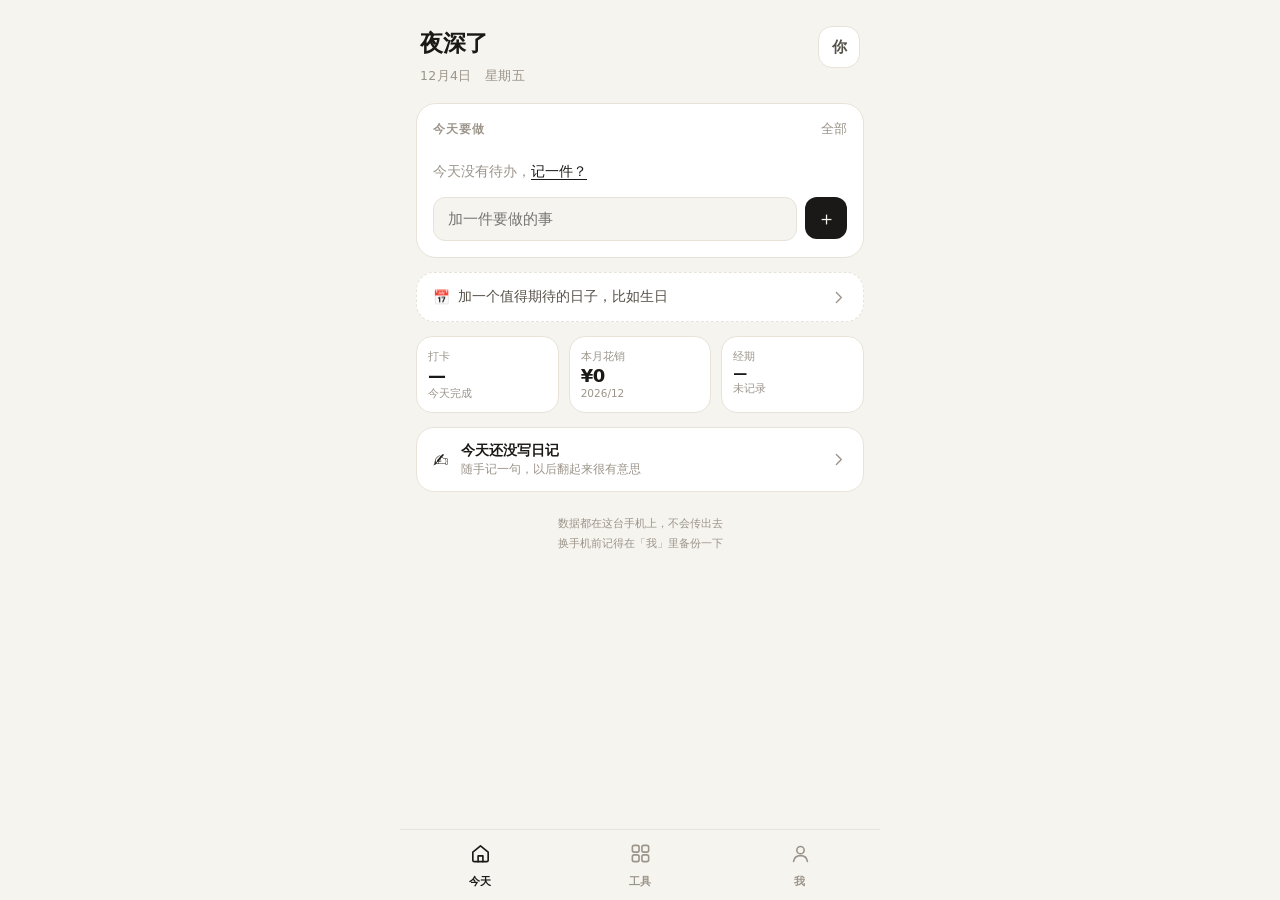
<file: index.html>
<!DOCTYPE html>
<html lang="zh-CN">
<head>
<meta charset="utf-8">
<meta name="viewport" content="width=device-width, initial-scale=1, viewport-fit=cover">
<title>小日子</title>
<meta name="description" content="她的百宝箱：待办、记账、纪念日、日记、打卡、经期、转盘。全部存在手机本地，离线可用。">
<meta name="theme-color" content="#F6F4EF">
<meta name="apple-mobile-web-app-capable" content="yes">
<meta name="mobile-web-app-capable" content="yes">
<meta name="apple-mobile-web-app-status-bar-style" content="default">
<meta name="apple-mobile-web-app-title" content="小日子">
<meta name="format-detection" content="telephone=no">
<link rel="manifest" href="manifest.json">
<link rel="apple-touch-icon" href="icons/apple-touch-icon.png">
<link rel="icon" type="image/png" href="icons/icon-192.png">
<link rel="stylesheet" href="css/style.css">
</head>
<body>

<div class="app">
  <main class="view" id="view"></main>

  <nav class="nav" id="nav">
    <a class="nv" href="#/">
      <span class="nv-ic">
        <svg viewBox="0 0 24 24"><path d="M4 10.5L12 4l8 6.5V19a1.5 1.5 0 0 1-1.5 1.5h-13A1.5 1.5 0 0 1 4 19v-8.5z"/><path d="M9.5 20.5v-6h5v6"/></svg>
      </span>
      <span class="nv-t">今天</span>
    </a>
    <a class="nv" href="#/tools">
      <span class="nv-ic">
        <svg viewBox="0 0 24 24"><rect x="3.5" y="3.5" width="7" height="7" rx="2"/><rect x="13.5" y="3.5" width="7" height="7" rx="2"/><rect x="3.5" y="13.5" width="7" height="7" rx="2"/><rect x="13.5" y="13.5" width="7" height="7" rx="2"/></svg>
      </span>
      <span class="nv-t">工具</span>
    </a>
    <a class="nv" href="#/me">
      <span class="nv-ic">
        <svg viewBox="0 0 24 24"><circle cx="12" cy="8.5" r="3.8"/><path d="M4.8 20.2c.6-3.8 3.6-6 7.2-6s6.6 2.2 7.2 6"/></svg>
      </span>
      <span class="nv-t">我</span>
    </a>
  </nav>
</div>

<script src="js/core.js"></script>
<script src="js/mod-todo.js"></script>
<script src="js/mod-bill.js"></script>
<script src="js/mod-day.js"></script>
<script src="js/mod-diary.js"></script>
<script src="js/mod-habit.js"></script>
<script src="js/mod-cycle.js"></script>
<script src="js/mod-wheel.js"></script>
<script src="js/shell.js"></script>
</body>
</html>
</file>
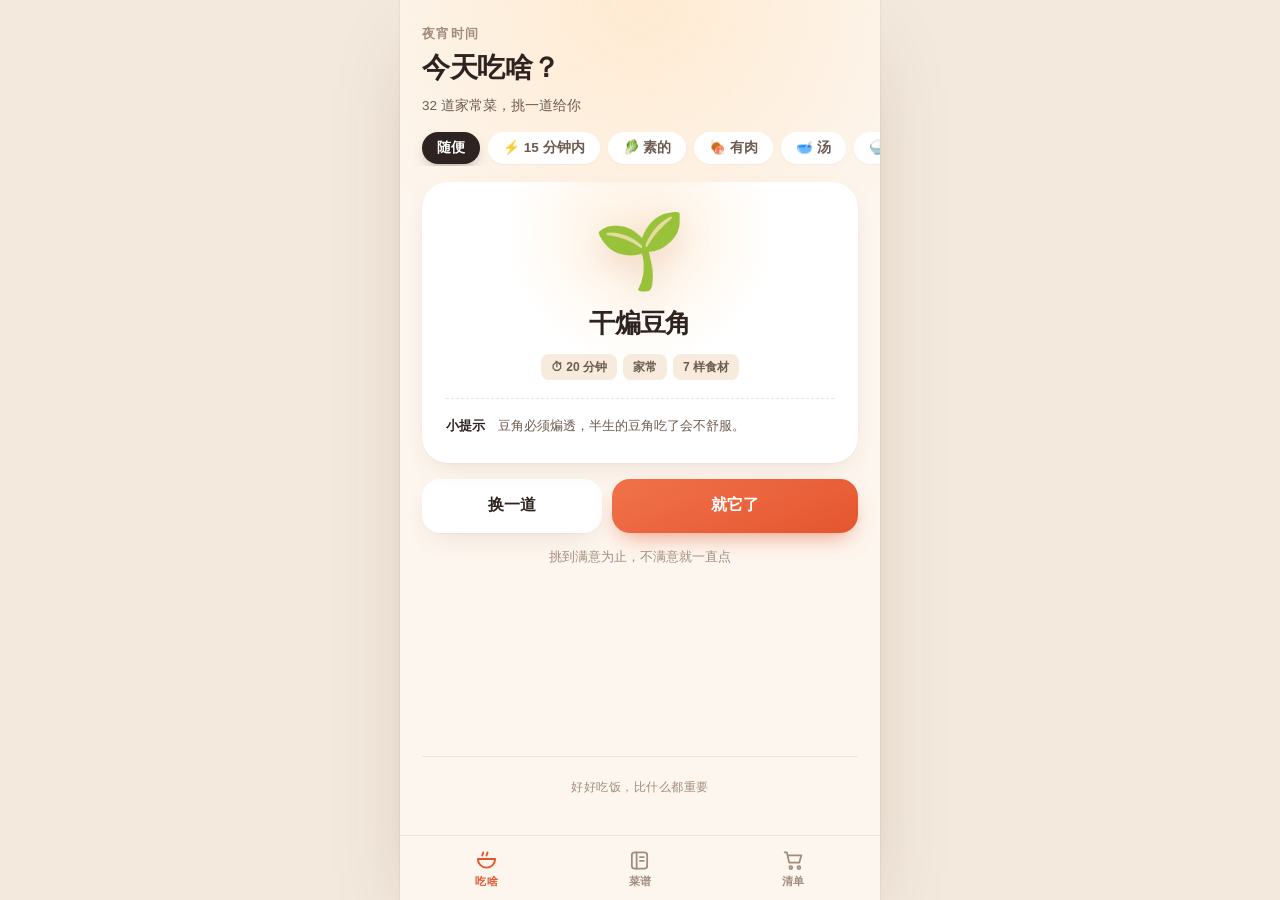
<file: cook/index.html>
<!DOCTYPE html>
<html lang="zh-CN">
<head>
<meta charset="utf-8">
<meta name="viewport" content="width=device-width, initial-scale=1, viewport-fit=cover">
<meta name="theme-color" content="#FDF6EE">
<meta name="description" content="今天吃啥 —— 帮你决定晚饭，顺手生成买菜清单。32 道家常菜，离线可用。">
<meta name="apple-mobile-web-app-capable" content="yes">
<meta name="mobile-web-app-capable" content="yes">
<meta name="apple-mobile-web-app-status-bar-style" content="default">
<meta name="apple-mobile-web-app-title" content="今天吃啥">
<meta name="format-detection" content="telephone=no">
<title>今天吃啥</title>
<link rel="manifest" href="manifest.json">
<link rel="apple-touch-icon" href="icons/apple-touch-icon.png">
<link rel="icon" type="image/png" href="icons/icon-192.png">
<link rel="stylesheet" href="css/style.css">
</head>
<body>

<div class="app">
  <div class="glow" aria-hidden="true"></div>

  <!-- ============ 今天吃啥 ============ -->
  <main class="view active" id="view-home">
    <header class="hd">
      <div class="eyebrow" id="greet">今天</div>
      <h1 class="title">今天吃啥？</h1>
      <p class="subtitle" id="homeSub">别想了，我给你挑</p>
    </header>

    <div class="chips" id="chipsHome"></div>

    <section class="pick" id="pick">
      <span class="pick-emoji" id="pickEmoji">🍚</span>
      <h2 class="pick-name" id="pickName">正在挑…</h2>
      <div class="pick-meta" id="pickMeta"></div>
      <p class="pick-tip" id="pickTip"></p>
    </section>

    <div class="actions">
      <button class="btn btn-ghost" id="btnRoll" type="button">换一道</button>
      <button class="btn btn-primary" id="btnGo" type="button">就它了</button>
    </div>

    <p class="hintline" id="homeHint"></p>
    <p class="footnote">好好吃饭，比什么都重要</p>
  </main>

  <!-- ============ 菜谱 ============ -->
  <main class="view" id="view-recipes">
    <header class="hd hd-row">
      <div>
        <div class="eyebrow">菜谱库</div>
        <h1 class="title">都会做</h1>
      </div>
      <button class="btn-add" id="btnAdd" type="button">＋ 加一道</button>
    </header>

    <div class="searchwrap">
      <div class="search">
        <svg viewBox="0 0 24 24" aria-hidden="true"><circle cx="10.8" cy="10.8" r="6.8"/><path d="M16 16l4.6 4.6"/></svg>
        <input id="q" type="search" placeholder="搜菜名或食材" autocomplete="off" aria-label="搜索菜谱">
      </div>
    </div>

    <div class="chips" id="chipsRecipes"></div>
    <div class="rlist" id="rlist"></div>
  </main>

  <!-- ============ 清单 ============ -->
  <main class="view" id="view-list">
    <div class="lhead">
      <div class="lhead-top">
        <h1 class="title ltitle">买菜清单</h1>
        <div class="lcount"><b id="cntDone">0</b> / <span id="cntAll">0</span></div>
      </div>
      <div class="bar"><i id="barFill"></i></div>
    </div>

    <div class="groups" id="groups"></div>
    <div id="listEmpty"></div>

    <div class="li-actions" id="listActions">
      <button class="btn btn-line" id="btnClearDone" type="button">清掉已买</button>
      <button class="btn btn-ghost" id="btnCopy" type="button">复制清单</button>
    </div>
  </main>

  <!-- ============ 标签栏 ============ -->
  <nav class="tabbar" role="tablist">
    <button class="tab on" data-view="home" type="button" role="tab">
      <svg viewBox="0 0 24 24" aria-hidden="true">
        <path d="M3.5 11.5h17c0 4.7-3.8 8.5-8.5 8.5S3.5 16.2 3.5 11.5Z"/>
        <path d="M7.8 8c0-1.3 1-1.7 1-3"/>
        <path d="M12 8c0-1.3 1-1.7 1-3"/>
      </svg>
      <span>吃啥</span>
    </button>
    <button class="tab" data-view="recipes" type="button" role="tab">
      <svg viewBox="0 0 24 24" aria-hidden="true">
        <rect x="4" y="3.5" width="16" height="17" rx="3"/>
        <path d="M9 3.5v17"/>
        <path d="M12.5 8.5h4"/>
        <path d="M12.5 12.5h4"/>
      </svg>
      <span>菜谱</span>
    </button>
    <button class="tab" data-view="list" type="button" role="tab">
      <svg viewBox="0 0 24 24" aria-hidden="true">
        <path d="M2.8 3.6h2.3l2.4 10.6h10.6l2.1-7.6H6.2"/>
        <circle cx="9.2" cy="19.4" r="1.5"/>
        <circle cx="17.6" cy="19.4" r="1.5"/>
      </svg>
      <span>清单</span>
      <i class="badge" id="badge" hidden>0</i>
    </button>
  </nav>
</div>

<!-- ============ 抽屉 ============ -->
<div class="backdrop" id="backdrop"></div>

<section class="sheet" id="sheet" aria-hidden="true" role="dialog" aria-modal="true">
  <div class="sheet-head">
    <div class="sheet-grip"></div>
    <h2 class="sheet-title" id="sheetTitle"></h2>
    <button class="sheet-close" id="sheetClose" type="button" aria-label="关闭">✕</button>
  </div>
  <div class="sheet-body" id="sheetBody"></div>
  <div class="sheet-foot" id="sheetFoot"></div>
</section>

<div class="toast" id="toast" role="status" aria-live="polite"></div>

<script src="js/data.js"></script>
<script src="js/app.js"></script>
</body>
</html>
</file>
<file: css/style.css>
/* 小日子 · 设计系统
   中性纸感打底，每个工具一个主题色（由 --acc 驱动），
   深色模式只换变量，不重复写样式 */

:root {
  --bg: #F6F4EF;
  --card: #FFFFFF;
  --ink: #1B1917;
  --ink-2: #57524A;
  --ink-3: #9B948A;
  --line: #E8E3D9;
  --line-2: #F1EDE5;

  --brand: #C05B3C;

  --c-todo: #CF5D3C;
  --c-bill: #C08321;
  --c-day: #C0567B;
  --c-diary: #567AA3;
  --c-habit: #4A8163;
  --c-cycle: #95709F;
  --c-wheel: #3D7681;
  --c-cook: #CF5D3C;

  --r: 18px;
}

@media (prefers-color-scheme: dark) {
  :root {
    --bg: #141312;
    --card: #1E1D1B;
    --ink: #F1EEE7;
    --ink-2: #C0B9AE;
    --ink-3: #837C72;
    --line: #302D28;
    --line-2: #262421;

    --brand: #DE7A56;

    --c-todo: #E5825F;
    --c-bill: #DCA647;
    --c-day: #DA7E9E;
    --c-diary: #82A4C9;
    --c-habit: #6FAE86;
    --c-cycle: #B393C2;
    --c-wheel: #63A3AE;
    --c-cook: #E5825F;
  }
}

* { -webkit-tap-highlight-color: transparent; }

html { height: 100%; }

body {
  margin: 0;
  min-height: 100%;
  background: var(--bg);
  color: var(--ink);
  font-family: -apple-system, BlinkMacSystemFont, "PingFang SC", "HarmonyOS Sans SC",
    "Noto Sans SC", "Microsoft YaHei", system-ui, sans-serif;
  font-size: 15px;
  line-height: 1.5;
  -webkit-font-smoothing: antialiased;
  overscroll-behavior-y: none;
}

body.is-locked { overflow: hidden; }

button, input, textarea, select { font-family: inherit; color: inherit; }

/* ---------- 外壳 ---------- */

.app {
  position: relative;
  max-width: 480px;
  margin: 0 auto;
  min-height: 100%;
  background: var(--bg);
  /* 注意：这里必须用 clip，hidden 会让内部 position:sticky 失效 */
  overflow-x: clip;
}

.view { padding-bottom: calc(78px + env(safe-area-inset-bottom)); }

.view-tool {
  display: flex;
  flex-direction: column;
  min-height: 100vh;
  padding-bottom: 0;
}

.nav {
  position: fixed;
  left: 0;
  right: 0;
  bottom: 0;
  z-index: 40;
  display: flex;
  max-width: 480px;
  margin: 0 auto;
  padding: 6px 0 calc(6px + env(safe-area-inset-bottom));
  background: var(--bg);
  border-top: 1px solid var(--line);
}

@supports (backdrop-filter: blur(1px)) {
  .nav {
    background: color-mix(in srgb, var(--bg) 86%, transparent);
    backdrop-filter: blur(16px) saturate(1.4);
  }
}

.nav[hidden] { display: none; }

.nv {
  flex: 1;
  display: flex;
  flex-direction: column;
  align-items: center;
  gap: 3px;
  padding: 6px 0 4px;
  text-decoration: none;
  color: var(--ink-3);
  transition: color .15s;
}

.nv.is-on { color: var(--ink); }
.nv:active { opacity: .6; }

.nv-ic svg {
  width: 23px; height: 23px;
  fill: none; stroke: currentColor;
  stroke-width: 1.7; stroke-linecap: round; stroke-linejoin: round;
}

.nv-t { font-size: 10.5px; font-weight: 600; letter-spacing: .02em; }

/* ---------- 页头 ---------- */

.hello {
  display: flex;
  align-items: flex-start;
  justify-content: space-between;
  gap: 12px;
  padding: calc(env(safe-area-inset-top) + 26px) 20px 18px;
}

.hello-l { min-width: 0; }

.hello-hi {
  margin: 0;
  font-size: 23px;
  font-weight: 700;
  letter-spacing: -.02em;
}

.hello-date {
  margin: 6px 0 0;
  font-size: 12.5px;
  color: var(--ink-3);
  letter-spacing: .03em;
}

.avatar {
  flex: none;
  width: 40px; height: 40px;
  border-radius: 14px;
  background: var(--card);
  border: 1px solid var(--line);
  display: grid;
  place-items: center;
  font-size: 15px;
  font-weight: 700;
  color: var(--ink-2);
}

/* ---------- 卡片 ---------- */

.card {
  margin: 0 16px 14px;
  padding: 16px;
  background: var(--card);
  border: 1px solid var(--line);
  border-radius: 20px;
}

.card-hd {
  display: flex;
  align-items: center;
  justify-content: space-between;
  margin-bottom: 10px;
}

.card-t {
  font-size: 11.5px;
  font-weight: 700;
  letter-spacing: .1em;
  color: var(--ink-3);
}

.card-more {
  font-size: 12.5px;
  color: var(--ink-3);
  text-decoration: none;
}

.card-plain { color: var(--ink-3); }

/* ---------- 列表 ---------- */

.rows { list-style: none; margin: 0; padding: 0; }

.row {
  display: flex;
  align-items: center;
  gap: 11px;
  padding: 12px 0;
  min-height: 24px;
}

.rows-flat .row { border-bottom: 1px solid var(--line-2); }
.rows-flat .row:last-child { border-bottom: 0; padding-bottom: 2px; }

.rows-card {
  background: var(--card);
  border: 1px solid var(--line);
  border-radius: 18px;
  padding: 2px 14px;
  margin: 0 0 4px;
}

.rows-card .row { padding: 13px 0; border-bottom: 1px solid var(--line-2); }
.rows-card .row:last-child { border-bottom: 0; }

.row-ck {
  flex: none;
  width: 23px; height: 23px;
  padding: 0;
  border-radius: 50%;
  border: 1.6px solid var(--line);
  background: transparent;
  display: grid;
  place-items: center;
  cursor: pointer;
  transition: all .16s;
}

.row-ck svg {
  width: 13px; height: 13px;
  fill: none; stroke: #fff;
  stroke-width: 2.6; stroke-linecap: round; stroke-linejoin: round;
  opacity: 0;
  transition: opacity .16s;
}

.row.is-done .row-ck {
  background: var(--c-habit);
  border-color: var(--c-habit);
}

.row.is-done .row-ck svg { opacity: 1; }

.row-t {
  flex: 1;
  min-width: 0;
  font-size: 15px;
  line-height: 1.45;
  word-break: break-word;
}

.row.is-done .row-t {
  color: var(--ink-3);
  text-decoration: line-through;
  text-decoration-color: var(--ink-3);
}

.row-note {
  display: block;
  margin-top: 2px;
  font-style: normal;
  font-size: 11.5px;
  color: var(--ink-3);
  text-decoration: none;
}

.row.is-done .row-note { text-decoration: none; }

.row-x {
  flex: none;
  width: 26px; height: 26px;
  padding: 0;
  border: 0;
  background: transparent;
  display: grid;
  place-items: center;
  cursor: pointer;
  opacity: .35;
}

.row-x:active { opacity: 1; }

.row-x svg {
  width: 12px; height: 12px;
  fill: none; stroke: var(--ink-2);
  stroke-width: 2.2; stroke-linecap: round;
}

.row-emo { flex: none; width: 22px; text-align: center; font-size: 16px; }

.row-amt {
  flex: none;
  font-size: 14.5px;
  font-weight: 600;
  font-variant-numeric: tabular-nums;
}

.row-amt.is-in { color: var(--c-habit); }

.row-days {
  flex: none;
  font-size: 12px;
  color: var(--ink-3);
  white-space: nowrap;
}

.row-days b {
  font-size: 15px;
  color: var(--ink);
  font-variant-numeric: tabular-nums;
}

.hm-none { padding: 12px 0 4px; font-size: 13.5px; color: var(--ink-3); }

.linky {
  padding: 0;
  border: 0;
  background: none;
  font-size: 13.5px;
  color: var(--ink);
  text-decoration: underline;
  text-underline-offset: 3px;
  cursor: pointer;
}

/* ---------- 快速添加 ---------- */

.quick { display: flex; gap: 8px; margin-top: 12px; }

.quick input {
  flex: 1;
  min-width: 0;
  height: 42px;
  padding: 0 14px;
  border-radius: 12px;
  border: 1px solid var(--line);
  background: var(--bg);
  font-size: 14.5px;
  outline: none;
}

.quick input:focus { border-color: var(--ink-3); }

.quick button {
  flex: none;
  width: 42px; height: 42px;
  border: 0;
  border-radius: 12px;
  background: var(--ink);
  color: var(--bg);
  font-size: 19px;
  line-height: 1;
  cursor: pointer;
}

/* 工具页顶部的添加栏 */
.addbar { display: flex; gap: 8px; margin: 2px 0 4px; }

.addbar input {
  flex: 1;
  min-width: 0;
  height: 46px;
  padding: 0 14px;
  border-radius: 13px;
  border: 1px solid var(--line);
  background: var(--card);
  font-size: 15px;
  outline: none;
}

.addbar input::placeholder { color: var(--ink-3); }
.addbar input:focus { border-color: var(--ink-3); }

.addbar button {
  flex: none;
  width: 46px; height: 46px;
  padding: 0;
  border: 0;
  border-radius: 13px;
  background: var(--ink);
  color: var(--bg);
  font-size: 20px;
  line-height: 1;
  cursor: pointer;
}

/* ---------- 日子卡 ---------- */

.love { padding: 18px 16px; }

.love-row { display: flex; align-items: center; }

.love-cell {
  flex: 1;
  min-width: 0;
  padding: 0;
  border: 0;
  background: none;
  text-align: left;
  cursor: pointer;
}

.love-l {
  display: block;
  font-size: 12px;
  color: var(--ink-3);
  overflow: hidden;
  text-overflow: ellipsis;
  white-space: nowrap;
}

.love-n {
  display: block;
  margin: 2px 0 0;
  font-size: 34px;
  font-weight: 700;
  line-height: 1.1;
  letter-spacing: -.03em;
  color: var(--c-day);
  font-variant-numeric: tabular-nums;
}

.love-u { display: block; font-size: 11.5px; color: var(--ink-3); }

.love-div {
  flex: none;
  width: 1px;
  height: 46px;
  margin: 0 16px;
  background: var(--line);
}

.invite {
  display: flex;
  align-items: center;
  gap: 8px;
  width: calc(100% - 32px);
  margin: 0 16px 14px;
  padding: 15px 16px;
  border: 1px dashed var(--line);
  border-radius: 18px;
  background: var(--card);
  font-size: 13.5px;
  color: var(--ink-2);
  text-align: left;
  cursor: pointer;
}

.invite svg {
  flex: none;
  margin-left: auto;
  width: 17px; height: 17px;
  fill: none; stroke: var(--ink-3);
  stroke-width: 1.9; stroke-linecap: round; stroke-linejoin: round;
}

/* ---------- 三小格 ---------- */

.trio {
  display: grid;
  grid-template-columns: repeat(3, 1fr);
  gap: 10px;
  margin: 0 16px 14px;
}

.tile-sm {
  display: flex;
  flex-direction: column;
  gap: 1px;
  padding: 12px 11px 11px;
  border: 1px solid var(--line);
  border-radius: 16px;
  background: var(--card);
  text-align: left;
  cursor: pointer;
}

.ts-l { font-size: 11px; color: var(--ink-3); }
.ts-n {
  font-size: 18px;
  font-weight: 700;
  letter-spacing: -.02em;
  font-variant-numeric: tabular-nums;
}
.ts-sm { font-size: 14px; }
.ts-s { font-size: 10.5px; color: var(--ink-3); }

/* ---------- 日记条 ---------- */

.dbar {
  display: flex;
  align-items: center;
  gap: 12px;
  width: calc(100% - 32px);
  margin: 0 16px;
  padding: 14px 16px;
  border: 1px solid var(--line);
  border-radius: 18px;
  background: var(--card);
  text-align: left;
  cursor: pointer;
}

.dbar-ic { flex: none; font-size: 19px; }

.dbar-t {
  flex: 1;
  min-width: 0;
  display: flex;
  flex-direction: column;
  gap: 2px;
  font-size: 14px;
  font-weight: 600;
}

.dbar-t em {
  font-style: normal;
  font-size: 11.5px;
  font-weight: 400;
  color: var(--ink-3);
  overflow: hidden;
  text-overflow: ellipsis;
  white-space: nowrap;
}

.dbar svg {
  flex: none;
  width: 17px; height: 17px;
  fill: none; stroke: var(--ink-3);
  stroke-width: 1.9; stroke-linecap: round; stroke-linejoin: round;
}

/* ---------- 页脚 ---------- */

.foot {
  margin: 22px 16px 6px;
  font-size: 11px;
  line-height: 1.8;
  color: var(--ink-3);
  text-align: center;
}

/* ---------- 工具宫格 ---------- */

.grid {
  display: grid;
  grid-template-columns: 1fr 1fr;
  gap: 12px;
  margin: 0 16px;
}

.tt {
  display: flex;
  flex-direction: column;
  padding: 16px 14px 15px;
  border: 1px solid var(--line);
  border-radius: 20px;
  background: var(--card);
  text-align: left;
  text-decoration: none;
  color: inherit;
  cursor: pointer;
  transition: transform .14s;
}

.tt:active { transform: scale(.975); }

.tt-ic {
  width: 38px; height: 38px;
  margin-bottom: 12px;
  border-radius: 12px;
  display: grid;
  place-items: center;
  color: var(--tc);
  background: color-mix(in srgb, var(--tc) 11%, transparent);
}

.tt-ic svg {
  width: 21px; height: 21px;
  fill: none; stroke: currentColor;
  stroke-width: 1.7; stroke-linecap: round; stroke-linejoin: round;
}

.tt-n { font-size: 15px; font-weight: 700; }

.tt-s {
  margin-top: 3px;
  font-size: 11.5px;
  color: var(--ink-3);
  overflow: hidden;
  text-overflow: ellipsis;
  white-space: nowrap;
}

/* ---------- 工具页头 ---------- */

.thd {
  position: sticky;
  top: 0;
  z-index: 20;
  display: flex;
  align-items: center;
  gap: 12px;
  padding: calc(env(safe-area-inset-top) + 12px) 16px 10px;
  background: var(--bg);
}

.thd-b {
  flex: none;
  width: 38px; height: 38px;
  padding: 0;
  border: 1px solid var(--line);
  border-radius: 12px;
  background: var(--card);
  display: grid;
  place-items: center;
  cursor: pointer;
}

.thd-b svg {
  width: 19px; height: 19px;
  fill: none; stroke: var(--ink);
  stroke-width: 2; stroke-linecap: round; stroke-linejoin: round;
}

.thd-tit { display: flex; flex-direction: column; min-width: 0; }
.thd-t { font-size: 16.5px; font-weight: 700; letter-spacing: -.01em; }
.thd-s { font-size: 11px; color: var(--ink-3); margin-top: 1px; }

.toolbody { flex: 1; display: flex; flex-direction: column; padding-top: 4px; }

.pad {
  flex: 1;
  display: flex;
  flex-direction: column;
  padding: 0 16px;
}

/* 工具页内容区：撑满剩余高度，空状态才能真的居中 */
.fill { flex: 1; display: flex; flex-direction: column; }

/* 主按钮跟着工具的主题色走 */
.view-tool .btn-primary { background: var(--acc, var(--brand)); }

.dock {
  position: sticky;
  bottom: 0;
  display: flex;
  gap: 10px;
  margin-top: auto;
  padding: 16px 0 calc(14px + env(safe-area-inset-bottom));
  background: linear-gradient(to top, var(--bg) 58%, rgba(0, 0, 0, 0));
}

.dock .btn { width: 100%; }

/* ---------- 按钮 ---------- */

.btn {
  flex: 1;
  display: flex;
  align-items: center;
  justify-content: center;
  height: 48px;
  padding: 0 16px;
  border: 0;
  border-radius: 14px;
  font-size: 15px;
  font-weight: 600;
  cursor: pointer;
  transition: transform .12s;
}

.btn:active { transform: scale(.985); }

.btn-primary { background: var(--brand); color: #fff; }

.btn-line {
  background: var(--bg);
  color: var(--ink-2);
  border: 1px solid var(--line);
}

.btn-big {
  flex: none;
  width: 100%;
  height: 52px;
  font-size: 16px;
  margin-bottom: 6px;
}

/* ---------- 分类条 / 汇总 ---------- */

.mbar {
  display: flex;
  align-items: center;
  justify-content: center;
  gap: 12px;
  padding: 2px 0 14px;
}

.mbar-b {
  width: 32px; height: 32px;
  padding: 0;
  border: 1px solid var(--line);
  border-radius: 50%;
  background: var(--card);
  display: grid;
  place-items: center;
  cursor: pointer;
}

.mbar-b svg {
  width: 15px; height: 15px;
  fill: none; stroke: var(--ink-2);
  stroke-width: 2; stroke-linecap: round; stroke-linejoin: round;
}

.mbar-t {
  min-width: 108px;
  text-align: center;
  font-size: 13.5px;
  font-weight: 700;
  letter-spacing: .02em;
}

.sum { padding: 2px 0 18px; text-align: center; }
.sum-l { font-size: 11.5px; letter-spacing: .1em; color: var(--ink-3); }

.sum-n {
  margin-top: 4px;
  font-size: 40px;
  font-weight: 700;
  line-height: 1.1;
  letter-spacing: -.03em;
  font-variant-numeric: tabular-nums;
  color: var(--c-bill);
}

.sum-sym { margin-right: 2px; font-size: 19px; font-weight: 600; }
.sum-sub { margin-top: 8px; font-size: 12px; color: var(--ink-3); }

.bars { padding: 14px 16px 8px; }

.bar { margin-bottom: 12px; }
.bar:last-child { margin-bottom: 4px; }

.bar-top {
  display: flex;
  justify-content: space-between;
  margin-bottom: 6px;
  font-size: 12.5px;
  color: var(--ink-2);
}

.bar-v { color: var(--ink-3); font-variant-numeric: tabular-nums; }

.bar-track { height: 6px; border-radius: 3px; background: var(--line-2); overflow: hidden; }
.bar-track i { display: block; height: 100%; border-radius: 3px; background: var(--c-bill); }

/* ---------- 大日子 ---------- */

.hero-day {
  margin-bottom: 14px;
  padding: 22px 20px;
  border: 1px solid var(--line);
  border-radius: 20px;
  background: var(--card);
  text-align: center;
}

.hero-day-t { font-size: 12.5px; color: var(--ink-3); }

.hero-day-n {
  margin: 4px 0 0;
  font-size: 52px;
  font-weight: 700;
  line-height: 1.05;
  letter-spacing: -.035em;
  color: var(--c-day);
  font-variant-numeric: tabular-nums;
}

.hero-day-u { font-size: 12px; color: var(--ink-3); }

/* ---------- 打卡 ---------- */

.hcard {
  margin-bottom: 12px;
  padding: 14px 14px 12px;
  border: 1px solid var(--line);
  border-radius: 18px;
  background: var(--card);
}

.hcard-top { display: flex; align-items: center; justify-content: space-between; gap: 12px; }
.hcard-n { font-size: 15px; font-weight: 700; }
.hcard-s { margin-top: 3px; font-size: 11.5px; color: var(--ink-3); }

.hbtn {
  flex: none;
  height: 34px;
  padding: 0 15px;
  border: 1px solid var(--c-habit);
  border-radius: 11px;
  background: transparent;
  color: var(--c-habit);
  font-size: 13px;
  font-weight: 600;
  cursor: pointer;
}

.hbtn.is-done { background: var(--c-habit); color: #fff; }

.hgrid {
  display: grid;
  grid-template-columns: repeat(14, 1fr);
  gap: 4px;
  margin-top: 12px;
}

.hc {
  aspect-ratio: 1;
  border-radius: 3px;
  background: var(--line-2);
}

.hc.is-on { background: var(--c-habit); }
.hc.is-today { box-shadow: 0 0 0 1.5px var(--ink-3); }

/* ---------- 经期 ---------- */

.cycard {
  padding: 22px 20px;
  border: 1px solid var(--line);
  border-radius: 20px;
  background: var(--card);
  text-align: center;
}

.cy-l { font-size: 12px; color: var(--ink-3); }

.cy-n {
  margin: 2px 0;
  font-size: 46px;
  font-weight: 700;
  line-height: 1.1;
  letter-spacing: -.03em;
  color: var(--c-cycle);
  font-variant-numeric: tabular-nums;
}

.cy-n small { font-size: 15px; font-weight: 600; color: var(--ink-3); }
.cy-sub { font-size: 12.5px; color: var(--ink-3); }

.cy-bar {
  height: 6px;
  margin: 16px 0 10px;
  border-radius: 3px;
  background: var(--line-2);
  overflow: hidden;
}

.cy-bar i { display: block; height: 100%; border-radius: 3px; background: var(--c-cycle); }

.cy-foot { font-size: 12px; color: var(--ink-3); }
.cy-foot b { color: var(--ink); font-variant-numeric: tabular-nums; }

.twocol { display: grid; grid-template-columns: 1fr 1fr; gap: 12px; margin-top: 12px; }

.mini {
  padding: 14px;
  border: 1px solid var(--line);
  border-radius: 16px;
  background: var(--card);
  text-align: center;
}

.mini-n { font-size: 21px; font-weight: 700; font-variant-numeric: tabular-nums; }
.mini-n small { font-size: 11.5px; font-weight: 600; color: var(--ink-3); }
.mini-l { margin-top: 3px; font-size: 11px; color: var(--ink-3); }

/* ---------- 日记 ---------- */

.edcard {
  padding: 16px;
  border: 1px solid var(--line);
  border-radius: 20px;
  background: var(--card);
}

.ed-top { display: flex; align-items: center; justify-content: space-between; margin-bottom: 12px; }

.ed-date {
  padding: 0;
  border: 0;
  background: transparent;
  font-size: 13px;
  color: var(--ink-2);
  width: auto;
}

.ed-rel { font-size: 11.5px; color: var(--ink-3); }

.moods { display: flex; gap: 8px; margin-bottom: 12px; }

.mood {
  flex: 1;
  height: 44px;
  padding: 0;
  border: 1px solid var(--line);
  border-radius: 14px;
  background: var(--bg);
  font-size: 20px;
  cursor: pointer;
  transition: transform .12s, border-color .12s, background .12s;
}

.mood.is-on {
  border-color: var(--c-diary);
  background: color-mix(in srgb, var(--c-diary) 12%, transparent);
  transform: scale(1.03);
}

.ed-text {
  width: 100%;
  box-sizing: border-box;
  padding: 12px 14px;
  border: 1px solid var(--line);
  border-radius: 14px;
  background: var(--bg);
  font-size: 14.5px;
  line-height: 1.7;
  color: var(--ink);
  resize: vertical;
  outline: none;
}

.ed-text:focus { border-color: var(--c-diary); }

.ed-photo { margin-top: 12px; }

.ph { position: relative; border-radius: 14px; overflow: hidden; }
.ph img { display: block; width: 100%; max-height: 300px; object-fit: cover; }

.ph-x {
  position: absolute;
  top: 8px; right: 8px;
  width: 28px; height: 28px;
  border: 0;
  border-radius: 50%;
  background: rgba(0, 0, 0, .5);
  color: #fff;
  font-size: 12px;
  cursor: pointer;
}

.ph-add {
  display: flex;
  align-items: center;
  justify-content: center;
  gap: 8px;
  width: 100%;
  height: 62px;
  border: 1px dashed var(--line);
  border-radius: 14px;
  background: var(--bg);
  color: var(--ink-3);
  font-size: 13.5px;
  cursor: pointer;
}

.ed-foot { display: flex; margin-top: 14px; }

.dgrid { display: grid; grid-template-columns: 1fr 1fr; gap: 10px; }

.dcell {
  display: flex;
  flex-direction: column;
  padding: 0;
  overflow: hidden;
  border: 1px solid var(--line);
  border-radius: 15px;
  background: var(--card);
  text-align: left;
  cursor: pointer;
}

.dcell-ph {
  height: 84px;
  background-color: var(--line-2);
  background-size: cover;
  background-position: center;
  display: grid;
  place-items: center;
  font-size: 23px;
}

.dcell-no { background: var(--line-2); }

.dcell-b { display: flex; flex-direction: column; gap: 3px; padding: 9px 10px 10px; }
.dcell-d { font-size: 11px; color: var(--ink-3); }

.dcell-t {
  font-size: 12.5px;
  line-height: 1.4;
  display: -webkit-box;
  -webkit-line-clamp: 2;
  -webkit-box-orient: vertical;
  overflow: hidden;
}

.dview-img { width: 100%; border-radius: 14px; margin-bottom: 12px; }
.dview-mood { margin-bottom: 8px; font-size: 14px; }
.dview-t { margin: 0; font-size: 14.5px; line-height: 1.8; color: var(--ink-2); white-space: pre-wrap; }

/* ---------- 转盘 ---------- */

.wheel-box { position: relative; max-width: 300px; margin: 6px auto 0; }

.wheel-svg { display: block; width: 100%; height: auto; }

.wheel-pin {
  position: absolute;
  top: -4px;
  left: 50%;
  transform: translateX(-50%);
  width: 24px; height: 24px;
  color: var(--c-wheel);
  filter: drop-shadow(0 1px 2px rgba(0, 0, 0, .18));
}

.wheel-pin svg { width: 100%; height: 100%; fill: currentColor; }

.wheel-result {
  min-height: 30px;
  margin: 16px 0;
  text-align: center;
  font-size: 19px;
  font-weight: 700;
  color: var(--ink-3);
  transition: transform .2s, color .2s, font-size .2s;
}

.wheel-result.is-on { color: var(--ink); font-size: 26px; transform: scale(1.04); }

/* ---------- 空状态 ---------- */

.blank {
  flex: 1;
  display: flex;
  flex-direction: column;
  align-items: center;
  justify-content: center;
  padding: 40px 20px 60px;
  text-align: center;
}
.blank-ic { margin-bottom: 14px; font-size: 34px; }
.blank-t { margin: 0 0 8px; font-size: 15.5px; font-weight: 700; }
.blank-d { margin: 0; font-size: 13px; line-height: 1.75; color: var(--ink-3); }

/* ---------- 小标题 / 提示 ---------- */

.sect {
  display: flex;
  align-items: baseline;
  justify-content: space-between;
  margin: 20px 2px 8px;
}

.sect-t {
  font-size: 11.5px;
  font-weight: 700;
  letter-spacing: .08em;
  color: var(--ink-3);
}

.sect-v { font-size: 11.5px; color: var(--ink-3); }

.sect-act {
  padding: 0;
  border: 0;
  background: none;
  font-size: 12px;
  color: var(--ink-3);
  text-decoration: underline;
  text-underline-offset: 3px;
  cursor: pointer;
}

.hint { margin: 10px 2px 0; font-size: 12px; line-height: 1.7; color: var(--ink-3); }
.hint-foot { margin: 24px 2px 8px; text-align: center; }

.allclear {
  margin-top: 10px;
  padding: 16px;
  border: 1px dashed var(--line);
  border-radius: 16px;
  font-size: 13.5px;
  color: var(--ink-2);
  text-align: center;
}

/* ---------- 表单 ---------- */

.field {
  width: 100%;
  box-sizing: border-box;
  height: 46px;
  margin-bottom: 10px;
  padding: 0 14px;
  border: 1px solid var(--line);
  border-radius: 12px;
  background: var(--bg);
  font-size: 15px;
  outline: none;
}

.field:focus { border-color: var(--acc, var(--brand)); }

.check {
  display: flex;
  align-items: center;
  gap: 10px;
  padding: 4px 0 8px;
  font-size: 13.5px;
  color: var(--ink-2);
}

.check input { width: 18px; height: 18px; accent-color: var(--brand); }

.seg {
  display: flex;
  gap: 3px;
  margin-bottom: 14px;
  padding: 3px;
  border-radius: 12px;
  background: var(--bg);
}

.seg button {
  flex: 1;
  height: 34px;
  border: 0;
  border-radius: 9px;
  background: transparent;
  font-size: 13.5px;
  font-weight: 600;
  color: var(--ink-3);
  cursor: pointer;
}

.seg button.is-on {
  background: var(--card);
  color: var(--ink);
  box-shadow: 0 1px 3px rgba(0, 0, 0, .08);
}

.amount {
  display: flex;
  align-items: baseline;
  gap: 6px;
  margin-bottom: 14px;
  padding: 2px 2px 10px;
  border-bottom: 1px solid var(--line);
}

.amount-sym { font-size: 20px; color: var(--ink-3); }

.amount input {
  flex: 1;
  width: 100%;
  border: 0;
  background: transparent;
  font-size: 34px;
  font-weight: 700;
  letter-spacing: -.02em;
  outline: none;
  font-variant-numeric: tabular-nums;
}

.amount input::placeholder { color: var(--ink-3); opacity: .45; }

.chipwrap { display: flex; flex-wrap: wrap; gap: 8px; margin-bottom: 14px; }

.chip {
  display: inline-flex;
  align-items: center;
  gap: 5px;
  height: 34px;
  padding: 0 12px;
  border: 1px solid var(--line);
  border-radius: 11px;
  background: var(--card);
  font-size: 12.5px;
  color: var(--ink-2);
  cursor: pointer;
}

.chip.is-on {
  border-color: transparent;
  background: var(--acc, var(--brand));
  color: #fff;
}

.chip-static { cursor: default; }

.chip-static i {
  display: block;
  width: 8px; height: 8px;
  margin-right: 2px;
  border-radius: 50%;
}

/* ---------- 详情 ---------- */

.detail { padding: 6px 0 2px; text-align: center; }

.detail-amt {
  font-size: 34px;
  font-weight: 700;
  letter-spacing: -.03em;
  font-variant-numeric: tabular-nums;
}

.detail-amt.is-in { color: var(--c-habit); }
.detail-amt small { font-size: 14px; font-weight: 600; color: var(--ink-3); }
.detail-meta { margin-top: 6px; font-size: 12.5px; color: var(--ink-3); }

/* ---------- 我 ---------- */

.fl {
  display: block;
  margin-bottom: 8px;
  font-size: 11.5px;
  letter-spacing: .08em;
  color: var(--ink-3);
}

.lrow {
  display: flex;
  align-items: center;
  justify-content: space-between;
  gap: 12px;
  width: 100%;
  padding: 14px 0;
  border: 0;
  border-top: 1px solid var(--line-2);
  background: transparent;
  text-align: left;
  text-decoration: none;
  color: inherit;
  cursor: pointer;
}

.lrow:nth-of-type(1) { border-top: 0; }

.lrow-t {
  display: flex;
  flex-direction: column;
  gap: 3px;
  font-size: 14.5px;
  font-weight: 600;
}

.lrow-t em {
  font-style: normal;
  font-size: 11.5px;
  font-weight: 400;
  color: var(--ink-3);
}

.lrow svg {
  flex: none;
  width: 16px; height: 16px;
  fill: none; stroke: var(--ink-3);
  stroke-width: 1.9; stroke-linecap: round; stroke-linejoin: round;
}

.lrow-danger .lrow-t { color: #BE4A43; }

.about {
  margin: 14px 0 0;
  padding-top: 12px;
  border-top: 1px solid var(--line-2);
  font-size: 11.5px;
  line-height: 1.9;
  color: var(--ink-3);
}

/* ---------- 底部抽屉 ---------- */

.sheet-wrap {
  position: fixed;
  inset: 0;
  z-index: 60;
  display: flex;
  align-items: flex-end;
  justify-content: center;
}

.sheet-mask {
  position: absolute;
  inset: 0;
  background: rgba(18, 16, 14, .44);
  opacity: 0;
  transition: opacity .22s;
}

.sheet {
  position: relative;
  width: 100%;
  max-width: 480px;
  max-height: 90vh;
  overflow-y: auto;
  padding: 4px 18px calc(18px + env(safe-area-inset-bottom));
  border-radius: 24px 24px 0 0;
  background: var(--card);
  transform: translateY(102%);
  transition: transform .28s cubic-bezier(.2, .9, .2, 1);
  box-shadow: 0 -8px 40px rgba(0, 0, 0, .12);
}

.sheet-wrap.is-on .sheet-mask { opacity: 1; }
.sheet-wrap.is-on .sheet { transform: translateY(0); }

.sheet-grip {
  width: 36px; height: 4px;
  margin: 8px auto 2px;
  border-radius: 2px;
  background: var(--line);
}

.sheet-hd {
  display: flex;
  align-items: center;
  justify-content: space-between;
  padding: 10px 0 6px;
}

.sheet-title { font-size: 16px; font-weight: 700; }

.sheet-x {
  width: 30px; height: 30px;
  padding: 0;
  border: 0;
  border-radius: 50%;
  background: var(--bg);
  display: grid;
  place-items: center;
  cursor: pointer;
}

.sheet-x svg {
  width: 14px; height: 14px;
  fill: none; stroke: var(--ink-2);
  stroke-width: 2.1; stroke-linecap: round;
}

.sheet-bd { padding: 6px 0 4px; }
.sheet-ft { display: flex; gap: 10px; padding-top: 14px; }

.confirm-msg {
  margin: 6px 0 4px;
  font-size: 14.5px;
  line-height: 1.7;
  color: var(--ink);
}

/* ---------- 轻提示 ---------- */

.toast {
  position: fixed;
  left: 50%;
  bottom: calc(94px + env(safe-area-inset-bottom));
  z-index: 90;
  max-width: 78vw;
  padding: 10px 16px;
  border-radius: 12px;
  background: rgba(26, 24, 21, .93);
  color: #fff;
  font-size: 13px;
  text-align: center;
  opacity: 0;
  transform: translate(-50%, 8px);
  pointer-events: none;
  transition: opacity .2s, transform .2s;
}

.toast.is-on { opacity: 1; transform: translate(-50%, 0); }

/* ---------- 窄屏微调 ---------- */

@media (max-width: 359px) {
  .hello-hi { font-size: 21px; }
  .love-n { font-size: 30px; }
  .sum-n { font-size: 34px; }
  .ts-n { font-size: 16px; }
  .ts-sm { font-size: 13px; }
  .hgrid { grid-template-columns: repeat(14, 1fr); gap: 3px; }
}
</file>
<file: cook/css/style.css>
/* ===========================================================
   今天吃啥 · 设计系统
   暖色纸感 / 大触控区 / 移动优先
   =========================================================== */

:root {
  --bg: #FDF6EE;
  --bg-2: #F6EBDD;
  --card: #FFFFFF;
  --ink: #2E2320;
  --ink-2: #6E5B50;
  --ink-3: #A28C7D;
  --line: #F0E4D6;
  --line-2: #DCCBB8;
  --brand: #E4552F;
  --brand-2: #F1734A;
  --brand-soft: #FDECE4;
  --green: #4F9C71;
  --yellow: #F5B335;
  --shadow-s: 0 1px 2px rgba(140, 90, 60, .06);
  --shadow-m: 0 1px 2px rgba(140, 90, 60, .05), 0 10px 28px -10px rgba(140, 90, 60, .18);
  --shadow-l: 0 2px 6px rgba(140, 90, 60, .06), 0 22px 44px -16px rgba(140, 90, 60, .24);
  --r-s: 12px;
  --r-m: 18px;
  --r-l: 26px;
}

*,
*::before,
*::after { box-sizing: border-box; }

html, body {
  margin: 0;
  padding: 0;
  height: 100%;
}

body {
  font-family: -apple-system, BlinkMacSystemFont, "PingFang SC", "Hiragino Sans GB",
    "Microsoft YaHei", "Segoe UI", Roboto, "Helvetica Neue", sans-serif;
  background: #F3E9DD;
  color: var(--ink);
  -webkit-font-smoothing: antialiased;
  -moz-osx-font-smoothing: grayscale;
  -webkit-tap-highlight-color: transparent;
  overscroll-behavior-y: none;
  text-rendering: optimizeLegibility;
}

button, input, textarea, select {
  font-family: inherit;
  font-size: inherit;
  color: inherit;
}

button { cursor: pointer; }

/* ---------- 外壳 ---------- */

.app {
  position: relative;
  max-width: 480px;
  margin: 0 auto;
  min-height: 100%;
  background: var(--bg);
  /* 用 clip 而不是 hidden：hidden 会让 .app 变成滚动容器，导致 position:sticky 失效 */
  overflow-x: clip;
}

@media (min-width: 520px) {
  .app {
    box-shadow: 0 0 0 1px rgba(140, 90, 60, .07), 0 30px 80px -30px rgba(110, 70, 45, .35);
    min-height: 100vh;
  }
}

/* 顶部暖光 */
.glow {
  position: fixed;
  top: 0;
  left: 50%;
  transform: translateX(-50%);
  width: 100%;
  max-width: 480px;
  height: 420px;
  background: radial-gradient(90% 100% at 50% 0%, #FFEAD1 0%, rgba(255, 234, 209, 0) 72%);
  pointer-events: none;
  z-index: 0;
}

/* ---------- 视图 ---------- */

.view {
  display: none;
  position: relative;
  z-index: 1;
  padding-bottom: calc(104px + env(safe-area-inset-bottom));
}

.view.active {
  display: block;
  animation: viewIn .3s cubic-bezier(.2, .8, .3, 1) both;
}

@keyframes viewIn {
  from { opacity: 0; transform: translateY(8px); }
  to   { opacity: 1; transform: none; }
}

/* ---------- 页头 ---------- */

.hd {
  padding: calc(env(safe-area-inset-top) + 26px) 22px 0;
}

.hd-row {
  display: flex;
  align-items: flex-end;
  justify-content: space-between;
  gap: 12px;
}

.btn-add {
  flex: 0 0 auto;
  display: flex;
  align-items: center;
  height: 34px;
  margin-bottom: 4px;
  padding: 0 14px;
  border: none;
  border-radius: 12px;
  background: #fff;
  color: var(--ink-2);
  font-size: 13px;
  font-weight: 700;
  box-shadow: var(--shadow-s);
  transition: transform .12s;
}

.btn-add:active { transform: scale(.94); }

.eyebrow {
  font-size: 12.5px;
  font-weight: 600;
  letter-spacing: .1em;
  color: var(--ink-3);
}

.title {
  margin: 8px 0 0;
  font-size: 28px;
  line-height: 1.24;
  font-weight: 800;
  letter-spacing: -.015em;
}

.subtitle {
  margin: 9px 0 0;
  font-size: 13.5px;
  line-height: 1.6;
  color: var(--ink-2);
}

/* ---------- 筛选胶囊 ---------- */

.chips {
  display: flex;
  gap: 8px;
  overflow-x: auto;
  padding: 16px 22px 2px;
  scrollbar-width: none;
  -webkit-overflow-scrolling: touch;
}

.chips::-webkit-scrollbar { display: none; }

.chip {
  flex: 0 0 auto;
  padding: 9px 15px;
  border: none;
  border-radius: 999px;
  background: #fff;
  color: var(--ink-2);
  font-size: 13.5px;
  font-weight: 600;
  line-height: 1;
  box-shadow: var(--shadow-s);
  transition: background .2s, color .2s, transform .12s;
}

.chip:active { transform: scale(.95); }

.chip.on {
  background: var(--ink);
  color: #fff;
  box-shadow: 0 6px 14px -6px rgba(46, 35, 32, .5);
}

/* ---------- 主卡片 ---------- */

.pick {
  position: relative;
  margin: 16px 22px 0;
  padding: 30px 24px 26px;
  background: var(--card);
  border-radius: var(--r-l);
  box-shadow: var(--shadow-m);
  text-align: center;
  overflow: hidden;
  transition: transform .18s ease, opacity .18s ease;
}

.pick::after {
  content: "";
  position: absolute;
  top: -90px;
  left: 50%;
  transform: translateX(-50%);
  width: 280px;
  height: 280px;
  border-radius: 50%;
  background: radial-gradient(circle, #FFF1E0 0%, rgba(255, 241, 224, 0) 68%);
  pointer-events: none;
}

.pick > * { position: relative; z-index: 1; }

.pick.roll-out {
  transform: translateY(-12px) scale(.97);
  opacity: 0;
}

.pick.roll-in {
  animation: rollIn .36s cubic-bezier(.34, 1.4, .5, 1) both;
}

@keyframes rollIn {
  from { transform: translateY(18px) scale(.95); opacity: 0; }
  to   { transform: none; opacity: 1; }
}

.pick-emoji {
  display: block;
  font-size: 74px;
  line-height: 1.05;
  filter: drop-shadow(0 10px 16px rgba(180, 110, 70, .22));
}

.pick-name {
  margin: 16px 0 0;
  font-size: 26px;
  font-weight: 800;
  letter-spacing: -.02em;
}

.pick-meta {
  display: flex;
  flex-wrap: wrap;
  gap: 6px;
  justify-content: center;
  margin: 13px 0 0;
}

.tag {
  padding: 4px 10px;
  border-radius: 8px;
  background: var(--bg-2);
  color: var(--ink-2);
  font-size: 12px;
  font-weight: 600;
  line-height: 1.5;
}

.tag.hot { background: var(--brand-soft); color: var(--brand); }

.pick-tip {
  margin: 18px 0 0;
  padding-top: 16px;
  border-top: 1px dashed var(--line);
  font-size: 13px;
  line-height: 1.7;
  color: var(--ink-2);
  text-align: left;
}

.pick-tip b {
  font-weight: 700;
  color: var(--ink);
}

/* ---------- 操作按钮 ---------- */

.actions {
  display: flex;
  gap: 10px;
  margin: 16px 22px 0;
}

.btn {
  display: flex;
  align-items: center;
  justify-content: center;
  gap: 7px;
  flex: 1;
  height: 54px;
  padding: 0 16px;
  border: none;
  border-radius: var(--r-m);
  font-size: 15.5px;
  font-weight: 700;
  letter-spacing: .01em;
  transition: transform .12s, box-shadow .2s, background .2s;
}

.btn:active { transform: scale(.97); }

.btn-ghost {
  background: #fff;
  color: var(--ink);
  box-shadow: var(--shadow-m);
}

.btn-primary {
  flex: 1.45;
  background: linear-gradient(158deg, var(--brand-2), var(--brand));
  color: #fff;
  box-shadow: 0 10px 22px -8px rgba(228, 85, 47, .6);
}

.btn-sm {
  flex: 0 0 auto;
  height: 42px;
  padding: 0 16px;
  border-radius: 13px;
  font-size: 13.5px;
  font-weight: 600;
}

.btn-line {
  background: #fff;
  color: var(--ink-2);
  box-shadow: var(--shadow-s);
}

.hintline {
  margin: 14px 22px 0;
  font-size: 12.5px;
  line-height: 1.6;
  color: var(--ink-3);
  text-align: center;
}

.footnote {
  margin: 30px 22px 0;
  padding-top: 22px;
  border-top: 1px solid var(--line);
  font-size: 12px;
  letter-spacing: .04em;
  color: var(--ink-3);
  text-align: center;
}

/* 首页内容少时，把落款沉到底部，避免中间出现大片空洞 */
#view-home.active {
  display: flex;
  flex-direction: column;
  min-height: 100vh;
  min-height: 100dvh;
}

#view-home .footnote { margin-top: auto; }

/* ---------- 底部标签栏 ---------- */

.tabbar {
  position: fixed;
  bottom: 0;
  left: 50%;
  transform: translateX(-50%);
  display: flex;
  width: 100%;
  max-width: 480px;
  padding: 7px 10px calc(7px + env(safe-area-inset-bottom));
  background: rgba(253, 246, 238, .88);
  backdrop-filter: saturate(180%) blur(20px);
  -webkit-backdrop-filter: saturate(180%) blur(20px);
  border-top: 1px solid rgba(200, 165, 135, .22);
  z-index: 50;
}

.tab {
  position: relative;
  flex: 1;
  display: flex;
  flex-direction: column;
  align-items: center;
  gap: 3px;
  padding: 6px 0 4px;
  border: none;
  background: none;
  color: var(--ink-3);
  font-size: 10.5px;
  font-weight: 600;
  letter-spacing: .02em;
  transition: color .18s;
}

.tab svg {
  width: 23px;
  height: 23px;
  stroke: currentColor;
  fill: none;
  stroke-width: 1.85;
  stroke-linecap: round;
  stroke-linejoin: round;
  transition: transform .22s cubic-bezier(.34, 1.5, .5, 1);
}

.tab.on { color: var(--brand); }
.tab.on svg { transform: translateY(-1px) scale(1.06); }

.tab .badge {
  position: absolute;
  top: 1px;
  left: calc(50% + 5px);
  min-width: 17px;
  height: 17px;
  padding: 0 5px;
  border-radius: 9px;
  background: var(--brand);
  color: #fff;
  font-size: 10.5px;
  font-weight: 700;
  line-height: 17px;
  text-align: center;
  box-shadow: 0 0 0 2px var(--bg);
}

/* ---------- 菜谱列表 ---------- */

.searchwrap {
  padding: 14px 22px 0;
}

.search {
  display: flex;
  align-items: center;
  gap: 9px;
  padding: 0 14px;
  height: 46px;
  background: #fff;
  border-radius: 14px;
  box-shadow: var(--shadow-s);
}

.search svg {
  flex: 0 0 auto;
  width: 18px;
  height: 18px;
  stroke: var(--ink-3);
  fill: none;
  stroke-width: 1.9;
  stroke-linecap: round;
}

.search input {
  flex: 1;
  min-width: 0;
  border: none;
  outline: none;
  background: none;
  font-size: 15px;
}

.search input::placeholder { color: var(--ink-3); }

.rlist {
  padding: 14px 22px 0;
  display: flex;
  flex-direction: column;
  gap: 9px;
}

.ritem {
  display: flex;
  align-items: center;
  gap: 13px;
  width: 100%;
  padding: 12px 14px;
  border: none;
  border-radius: var(--r-m);
  background: #fff;
  text-align: left;
  box-shadow: var(--shadow-s);
  transition: transform .12s, box-shadow .2s;
}

.ritem:active { transform: scale(.985); }

.ritem-emoji {
  display: flex;
  align-items: center;
  justify-content: center;
  flex: 0 0 auto;
  width: 46px;
  height: 46px;
  border-radius: 14px;
  background: linear-gradient(150deg, #FFF6EA, #FDEBDB);
  font-size: 23px;
  line-height: 1;
}

.ritem-body { flex: 1; min-width: 0; }

.ritem-name {
  display: block;
  font-size: 15.5px;
  font-weight: 700;
  letter-spacing: -.01em;
  white-space: nowrap;
  overflow: hidden;
  text-overflow: ellipsis;
}

.ritem-meta {
  display: block;
  margin-top: 4px;
  font-size: 12.5px;
  color: var(--ink-3);
  white-space: nowrap;
  overflow: hidden;
  text-overflow: ellipsis;
}

.ritem-arrow {
  flex: 0 0 auto;
  width: 7px;
  height: 7px;
  margin-right: 3px;
  border-right: 1.8px solid var(--line-2);
  border-bottom: 1.8px solid var(--line-2);
  transform: rotate(-45deg);
}

/* ---------- 购物清单 ---------- */

.lhead {
  position: sticky;
  top: 0;
  z-index: 12;
  padding: calc(env(safe-area-inset-top) + 20px) 22px 14px;
  background: linear-gradient(180deg, var(--bg) 68%, rgba(253, 246, 238, 0));
}

.lhead-top {
  display: flex;
  align-items: baseline;
  justify-content: space-between;
  gap: 12px;
}

.ltitle {
  margin: 0;
  font-size: 21px;
}

.lcount {
  font-size: 12.5px;
  font-weight: 700;
  color: var(--ink-3);
  letter-spacing: .04em;
}

.lcount b {
  font-size: 17px;
  color: var(--brand);
}

.bar {
  height: 6px;
  margin-top: 12px;
  border-radius: 4px;
  background: var(--bg-2);
  overflow: hidden;
}

.bar i {
  display: block;
  height: 100%;
  width: 0;
  border-radius: 4px;
  background: linear-gradient(90deg, var(--brand-2), var(--brand));
  transition: width .38s cubic-bezier(.3, .9, .3, 1);
}

.groups { padding: 2px 22px 0; }

.grp {
  display: flex;
  align-items: center;
  gap: 8px;
  margin: 20px 0 9px;
  font-size: 12.5px;
  font-weight: 700;
  letter-spacing: .05em;
  color: var(--ink-3);
}

.grp:first-child { margin-top: 6px; }

.grp-ic { font-size: 14px; }

.grp-n {
  margin-left: auto;
  padding: 1px 7px;
  border-radius: 7px;
  background: var(--bg-2);
  color: var(--ink-3);
  font-size: 11px;
  font-weight: 700;
  letter-spacing: 0;
}

.li {
  display: flex;
  align-items: center;
  gap: 12px;
  width: 100%;
  padding: 13px 15px;
  border: none;
  border-radius: 15px;
  background: #fff;
  text-align: left;
  box-shadow: var(--shadow-s);
  transition: transform .12s, opacity .2s, background .2s;
}

.li + .li { margin-top: 8px; }
.li:active { transform: scale(.985); }

.tick {
  position: relative;
  flex: 0 0 auto;
  width: 22px;
  height: 22px;
  border: 1.8px solid var(--line-2);
  border-radius: 50%;
  transition: background .18s, border-color .18s, transform .18s;
}

.li-body {
  flex: 1;
  display: flex;
  align-items: baseline;
  justify-content: space-between;
  gap: 10px;
  min-width: 0;
}

.li-name {
  font-size: 15px;
  font-weight: 600;
  white-space: nowrap;
  overflow: hidden;
  text-overflow: ellipsis;
  transition: color .2s;
}

.li-amt {
  flex: 0 0 auto;
  font-size: 12.5px;
  color: var(--ink-3);
  transition: color .2s;
}

.li.done { background: #FBF6F0; box-shadow: none; }

.li.done .tick {
  background: var(--green);
  border-color: var(--green);
}

.li.done .tick::after {
  content: "";
  position: absolute;
  top: 3px;
  left: 7px;
  width: 5px;
  height: 9px;
  border-right: 2px solid #fff;
  border-bottom: 2px solid #fff;
  transform: rotate(42deg);
}

.li.done .li-name {
  color: var(--ink-3);
  text-decoration: line-through;
  text-decoration-thickness: 1.5px;
}

.li.done .li-amt { color: #C6B5A6; }

.li-actions {
  display: flex;
  gap: 9px;
  margin: 26px 22px 0;
}

.li-actions .btn { height: 46px; font-size: 14px; border-radius: 14px; }

/* 清单底部操作常驻在标签栏上方，不用滚到底也能清空/复制 */
#listActions {
  position: sticky;
  bottom: calc(70px + env(safe-area-inset-bottom));
  z-index: 11;
  margin: 18px 0 0;
  padding: 10px 22px 12px;
  background: linear-gradient(180deg, rgba(253, 246, 238, 0) 0%, var(--bg) 42%);
}

.empty-cta {
  display: inline-flex;
  align-items: center;
  justify-content: center;
  height: 48px;
  margin-top: 24px;
  padding: 0 28px;
  border: none;
  border-radius: 15px;
  background: linear-gradient(158deg, var(--brand-2), var(--brand));
  color: #fff;
  font-size: 14.5px;
  font-weight: 700;
  box-shadow: 0 10px 22px -8px rgba(228, 85, 47, .5);
  transition: transform .12s;
}

.empty-cta:active { transform: scale(.96); }

/* ---------- 空状态 ---------- */

.empty {
  padding: 54px 40px 0;
  text-align: center;
}

.empty-ic {
  font-size: 46px;
  line-height: 1;
  opacity: .85;
}

.empty-t {
  margin: 16px 0 0;
  font-size: 16px;
  font-weight: 700;
}

.empty-d {
  margin: 8px 0 0;
  font-size: 13.5px;
  line-height: 1.7;
  color: var(--ink-2);
}

/* ---------- 抽屉 ---------- */

.backdrop {
  position: fixed;
  inset: 0;
  background: rgba(46, 35, 32, .36);
  opacity: 0;
  pointer-events: none;
  transition: opacity .3s;
  z-index: 70;
}

.backdrop.show {
  opacity: 1;
  pointer-events: auto;
}

.sheet {
  position: fixed;
  left: 50%;
  bottom: 0;
  display: flex;
  flex-direction: column;
  width: 100%;
  max-width: 480px;
  max-height: 90vh;
  height: auto;
  background: var(--bg);
  border-radius: 28px 28px 0 0;
  box-shadow: 0 -18px 50px -20px rgba(90, 55, 35, .35);
  transform: translate(-50%, 102%);
  transition: transform .36s cubic-bezier(.32, .72, 0, 1);
  z-index: 80;
  visibility: hidden;
}

.sheet.open {
  transform: translate(-50%, 0);
  visibility: visible;
}

.sheet-head {
  position: relative;
  flex: 0 0 auto;
  padding: 12px 22px 14px;
  text-align: center;
  border-bottom: 1px solid var(--line);
}

.sheet-grip {
  width: 38px;
  height: 4px;
  margin: 0 auto 12px;
  border-radius: 3px;
  background: var(--line-2);
}

.sheet-title {
  margin: 0;
  font-size: 17px;
  font-weight: 800;
  letter-spacing: -.01em;
}

.sheet-close {
  position: absolute;
  top: 14px;
  right: 16px;
  display: flex;
  align-items: center;
  justify-content: center;
  width: 32px;
  height: 32px;
  border: none;
  border-radius: 50%;
  background: var(--bg-2);
  color: var(--ink-2);
  font-size: 17px;
  line-height: 1;
}

.sheet-body {
  flex: 1 1 auto;
  overflow-y: auto;
  -webkit-overflow-scrolling: touch;
  padding: 20px 22px calc(24px + env(safe-area-inset-bottom));
}

.sheet-foot {
  flex: 0 0 auto;
  display: flex;
  gap: 10px;
  padding: 12px 22px calc(14px + env(safe-area-inset-bottom));
  border-top: 1px solid var(--line);
  background: rgba(253, 246, 238, .96);
}

/* 详情内容 */

.d-hero {
  display: flex;
  align-items: center;
  gap: 14px;
  padding-bottom: 18px;
  border-bottom: 1px dashed var(--line);
}

.d-hero-emoji {
  display: flex;
  align-items: center;
  justify-content: center;
  flex: 0 0 auto;
  width: 62px;
  height: 62px;
  border-radius: 20px;
  background: linear-gradient(150deg, #FFF6EA, #FDEBDB);
  font-size: 32px;
  line-height: 1;
}

.d-name {
  margin: 0;
  font-size: 21px;
  font-weight: 800;
  letter-spacing: -.02em;
}

.d-tags {
  display: flex;
  flex-wrap: wrap;
  gap: 6px;
  margin-top: 8px;
}

.sec-t {
  display: flex;
  align-items: center;
  gap: 7px;
  margin: 24px 0 12px;
  font-size: 13px;
  font-weight: 700;
  letter-spacing: .06em;
  color: var(--ink-3);
}

.sec-t::after {
  content: "";
  flex: 1;
  height: 1px;
  background: var(--line);
}

.ings { display: flex; flex-direction: column; gap: 1px; }

.ing {
  display: flex;
  align-items: baseline;
  justify-content: space-between;
  gap: 12px;
  padding: 10px 0;
  border-bottom: 1px solid var(--line);
  font-size: 14.5px;
}

.ing:last-child { border-bottom: none; }

.ing-name { font-weight: 600; }

.ing-amt { color: var(--ink-3); font-size: 13.5px; }

.ing.cook { opacity: .62; }

.steps {
  margin: 0;
  padding: 0;
  list-style: none;
  counter-reset: s;
}

.steps li {
  position: relative;
  padding: 0 0 16px 34px;
  font-size: 14.5px;
  line-height: 1.75;
  color: var(--ink);
  counter-increment: s;
}

.steps li::before {
  content: counter(s);
  position: absolute;
  left: 0;
  top: 1px;
  width: 23px;
  height: 23px;
  border-radius: 50%;
  background: var(--brand-soft);
  color: var(--brand);
  font-size: 11.5px;
  font-weight: 800;
  line-height: 23px;
  text-align: center;
}

.steps li:last-child { padding-bottom: 0; }

.tipbox {
  margin-top: 22px;
  padding: 14px 16px;
  border-radius: var(--r-s);
  background: linear-gradient(150deg, #FFF7E9, #FDF0DC);
  font-size: 13px;
  line-height: 1.7;
  color: #7A5A34;
}

.tipbox b { font-weight: 700; color: #6B4A24; }

/* ---------- 表单 ---------- */

.field { margin-bottom: 16px; }

.field label {
  display: block;
  margin-bottom: 7px;
  font-size: 12.5px;
  font-weight: 700;
  letter-spacing: .04em;
  color: var(--ink-3);
}

.field input,
.field textarea {
  width: 100%;
  padding: 13px 15px;
  border: 1.5px solid var(--line);
  border-radius: 14px;
  background: #fff;
  font-size: 15px;
  line-height: 1.6;
  outline: none;
  transition: border-color .2s;
  -webkit-appearance: none;
}

.field input:focus,
.field textarea:focus { border-color: var(--brand-2); }

.field textarea {
  min-height: 92px;
  resize: vertical;
}

.field .hint {
  margin: 6px 2px 0;
  font-size: 12px;
  line-height: 1.6;
  color: var(--ink-3);
}

/* ---------- 提示条 ---------- */

.toast {
  position: fixed;
  left: 50%;
  bottom: calc(96px + env(safe-area-inset-bottom));
  max-width: 320px;
  padding: 11px 18px;
  border-radius: 14px;
  background: rgba(46, 35, 32, .93);
  color: #fff;
  font-size: 13.5px;
  font-weight: 600;
  line-height: 1.5;
  text-align: center;
  transform: translate(-50%, 14px);
  opacity: 0;
  pointer-events: none;
  transition: opacity .26s, transform .26s;
  z-index: 90;
  backdrop-filter: blur(8px);
}

.toast.show {
  opacity: 1;
  transform: translate(-50%, 0);
}

/* 降低动效偏好 */
@media (prefers-reduced-motion: reduce) {
  *, *::before, *::after {
    animation-duration: .01ms !important;
    transition-duration: .01ms !important;
  }
}
</file>
